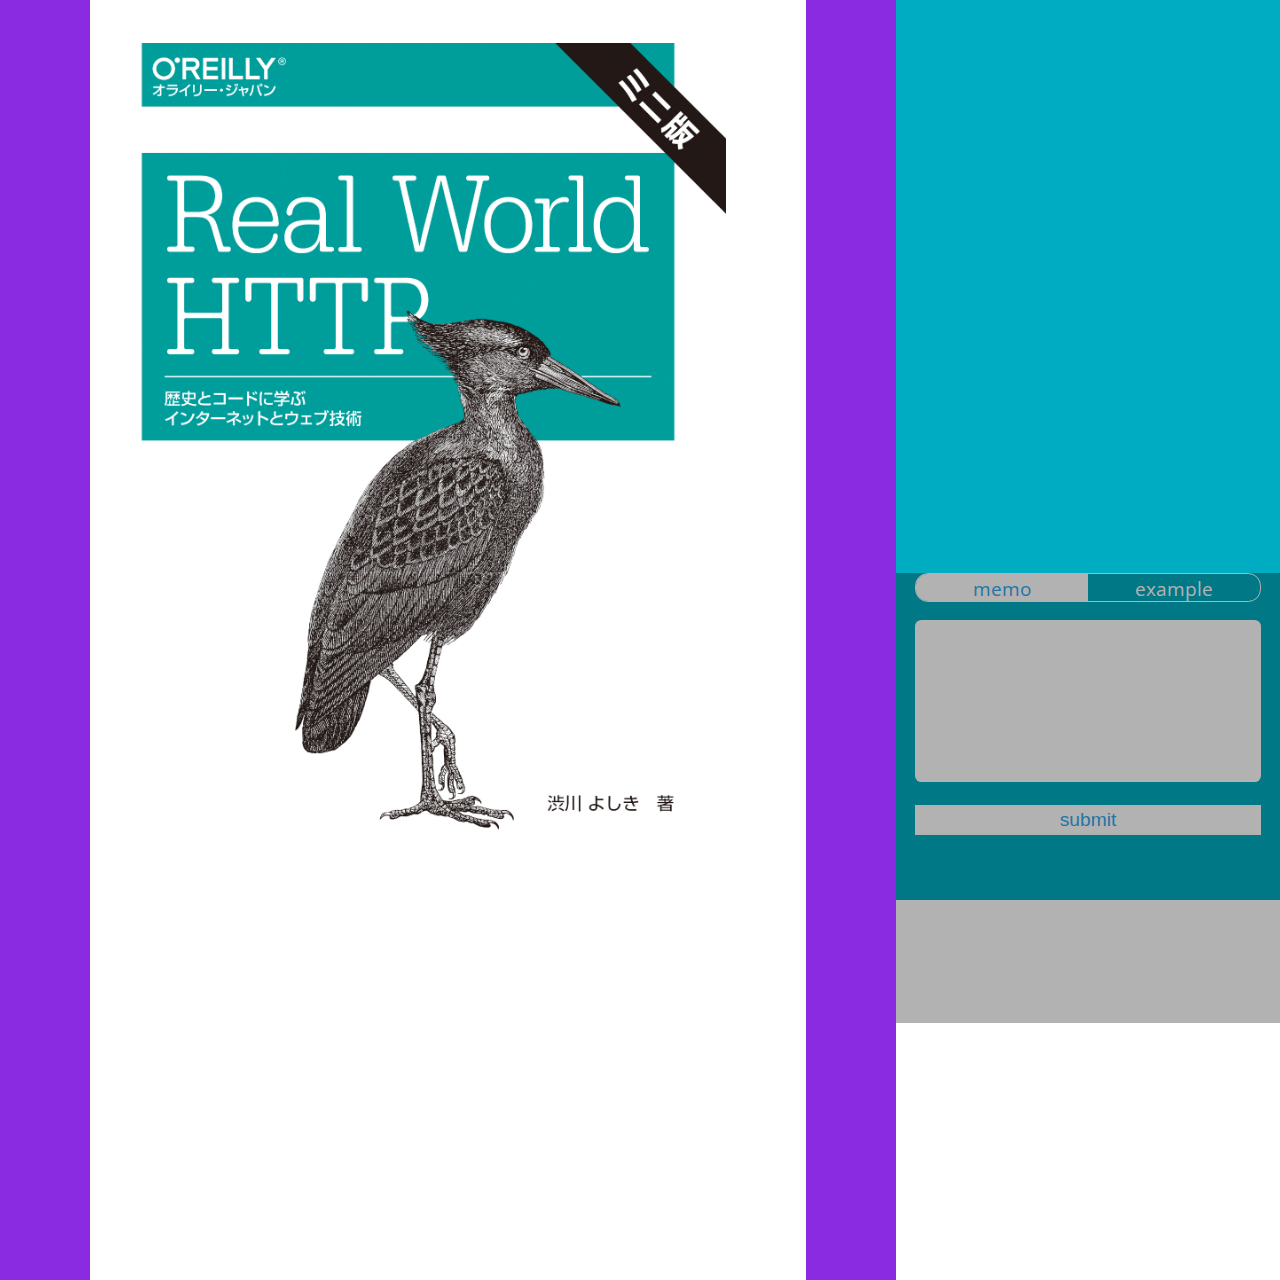
<file: templates/page.html>
<!DOCTYPE html>
<html lang="ja">

<head>
  <meta charset="UTF-8">
  <meta http-equiv="X-UA-Compatible" content="IE=edge">
  <meta name="viewport" content="width=device-width, height=device-height" />

  <link rel="stylesheet" href="../static/css/materialize.min.css">
  <link rel="stylesheet" href="../static/css/style.css">
  <link rel="stylesheet" href="../static/css/style.1.css">

</head>

<body>
  <!-- <nav>
    <div class="nav-wrapper">
      <a hre="#" class="brand-logo left">OTHLO</a>
    </div>
  </nav> -->

  <div id="book">
    <div id="toPrev"></div>
    <div id="bookContent">
      <div id="markerBoard"></div>
      <iframe src="../static/iframe/png.html" id="bookIFrame"></iframe>
    </div>
    <div id="toNext"></div>
  </div>


  <div id="comment">

    <div id="time_line">
      <div class="tag_box">
        <h3>ReE=Rishun</h3>
        <p>
          ここの処理もっと軽くできるよ。
        </p>
      </div>
      <div class="tag_box">
        <h3>ReE=Rishun</h3>
        <p>
          実は処理もっと軽くできるよ。
        </p>
      </div>
      <div class="tag_box">
        <h3>ReE=Rishun</h3>
        <p>
          処理もっと軽くできるよ。
        </p>
      </div>
      <div class="tag_box">
        <h3>ReE=Rishun</h3>
        <p>
          ここの処理もっと軽くできるよ。
        </p>
      </div>
      <div class="tag_box">
        <h3>ReE=Rishun</h3>
        <p>
          ここの処理もっと軽くできるよ。
        </p>
      </div>
      <div class="tag_box">
        <h3>ReE=Rishun</h3>
        <p>
          実は処理もっと軽くできるよ。
        </p>
      </div>
      <div class="tag_box">
        <h3>ReE=Rishun</h3>
        <p>
          処理もっと軽くできるよ。
        </p>
      </div>
      <div class="tag_box">
        <h3>ReE=Rishun</h3>
        <p>
          ここの処理もっと軽くできるよ。
        </p>
      </div>
    </div>
    <div id="cover"></div>
    <div class="f">
      <div id="radio_category">
        <input id="radio_category_memo" name="radio_category" value="memo" type="radio" checked>
        <label for="radio_category_memo" class="radio-label">memo</label>

        <input id="radio_category_example" name="radio_category" value="example" type="radio">
        <label for="radio_category_example" class="radio-label">example</label>
      </div>

      <textarea id="memo_txt" name="memo_txt"></textarea>

      <input id="submit" type="submit" value="submit" name="button">

    </div class="f">
  </div>

  <script src="../static/js/main.js"></script>
  <script src="../static/js/materialize.min.js"></script>
</body>

</html>
</file>
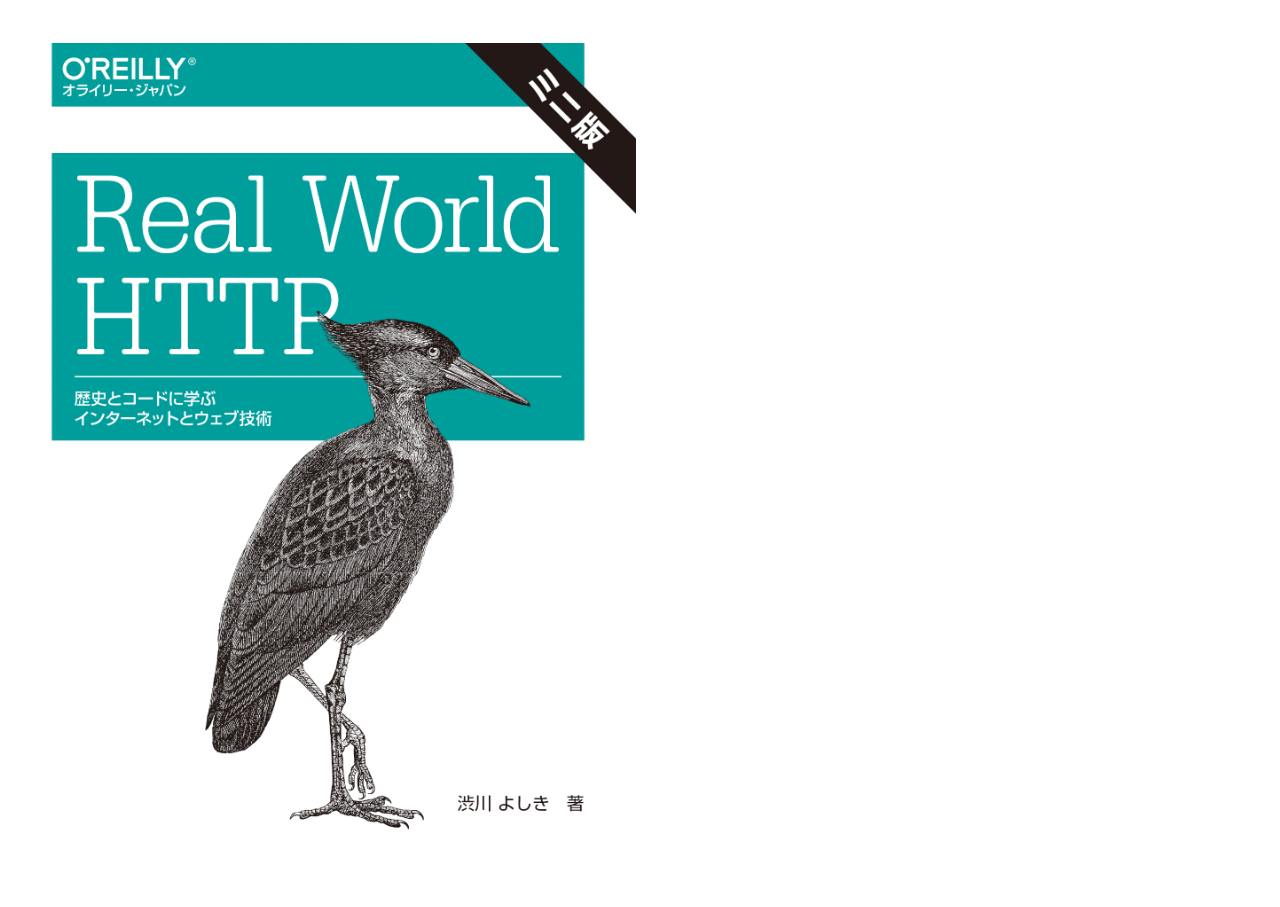
<file: static/iframe/png.html>
<!DOCTYPE html>
<html lang="ja">

<head>
  <meta charset="UTF-8">
  <meta http-equiv="X-UA-Compatible" content="IE=edge">
  <meta name="viewport" content="width=device-width, height=device-height" />

  <link rel="stylesheet" href="../css/materialize.min.css">
  <link rel="stylesheet" href="../css/style.css">
  
</head>

<body>
    <div id="bookFrame">
        <img src="../png/000000000/0.png" id="bookImage">
    </div>

  <script src="../js/materialize.min.js"></script>
</body>

</html>
</file>
<file: static/css/style.css>
* {
  box-sizing:border-box;
}
html,body{
  width: 100%;
  height: 100%;
  margin: 0 auto;
  overflow:hidden;

}
#book {
  width: 70%;
  height: 100%;
  display: inline-block;
  position: relative;
}
iframe {
  width: 100%;
  height: 100%;
}
#bookContent {
  width: 80%;
  height: 100vh;
  margin: 0 auto;
  position: relative;
}
#bookFrame{
  width: calc(210 * 100vh / 297);
  height: 100vh;
  position: relative;
}
#bookImage {
  width: 100%;
  height: 100%;
  object-fit: contain;
}
#comments{
  width: 30%;
  height: 100%;
  display: inline-block;
  font-size: 1.2vw;
  line-height: 1.5vw;
  vertical-align: top;
}

#toNext {
  width:10%;
  height: 100%;
  background-color: blueviolet;
  z-index: 10;
  position: absolute;
  top: 0;
  right: 0;
}

#toPrev {
  width:10%;
  height: 100%;
  background-color: blueviolet;
  z-index: 10;
  position: absolute;
  top: 0;
  left: 0;
}

#markerBoard {
  width: 0;
  height: 0;
}

.marker {
  position: absolute;
  width: 50px;
  height: 50px;
  background-color: rgba(255,255,0,.5);
  border-radius: 50%;
  
}


#time_line{
  opacity: 0;
}
</file>
<file: static/css/style.1.css>
@charset "UTF-8";
@import url(https://fonts.googleapis.com/css?family=Open+Sans);

#comment h3{
  font-size:50%;
  margin:2px;
}

* {
    margin:0;
    padding:0;
    border:0;
    outline:0;
    font-size:100%;
    vertical-align:baseline;
    background:transparent;
    -webkit-box-sizing: border-box;
    -moz-box-sizing: border-box;
    box-sizing: border-box;
}

/*scrollbar*/
::-webkit-scrollbar {
    width:5px;
}
::-webkit-scrollbar-track {
    border-radius:5px;
}
::-webkit-scrollbar-thumb {
    background-color:#444;
    border-radius: 5px;
}

body{
  font-family: 'Open Sans', Arial, Helvetica, Sans-serif, Verdana, Tahoma;
  /* padding-top: 75px; */
  background: #FFF;
  width: 100vw;
  height: 100vw;
}


/*
HEADER
*/

header {
  width: 100%;
  position: fixed;
}

.navbar {
  background-color: #f4f0e6;
  height: 70px;
  padding: 10px 0;
  padding-left: 1.5vw;
}

/* LOGO */

.nav-logo {
  height: 50px;
  width: 140px;
  border-radius: 5px;
}

.nav-img {
  background-color: #f4f0e6 ;
  width: 140px;
  height: 50px;
  margin: 0;
  border-radius: 5px;
}

/* SEARCH */

.search {
  width: 100%;
  position: relative;
  display: flex;
}

.searchTerm {
  width: 100%;
  border: 3px solid ;
  border-right: none;
  padding: 5px;
  height: 36px;
  border-radius: 5px 0 0 5px;
  outline: none;
  color: #3b8686;
  background-color: #fff;
}

.searchTerm:focus{
  color: #3b8686;
}

.searchButton {
  width: 40px;
  height: 36px;
  border: 1px solid #3b8686;
  background: #3b8686;
  text-align: center;
  color: #fff;
  border-radius: 0 5px 5px 0;
  cursor: pointer;
  font-size: 20px;
}

/*Resize the wrap to see the search bar change!*/
.wrap{
  width: 30%;
  position: absolute;
  top: 50%;
  left: 50%;
  transform: translate(-50%, -50%);
}

/* ICON */

/* .fas.fa-book-open,
.fas.fa-user-circle {
  padding-right: 5vw;

} */

.my-green {
  color: #3b8686;
  margin-right: 30px;

}


/* .nav-search {
  margin: 0;
  padding: 0;
}

.search-container{
  width: 20vw;
  height: 45px;
  display: inline-block;
  margin: 0;
  float: center;
}

input#search-bar{
  margin: 0;
  height: 45px;
  padding: 0 20px;
  font-size: 1rem;
  border: 1px solid #D0CFCE;
  outline: none;
  border-radius: 20px;
  display: inline-block;

}

input:focus{
border: 1px solid #008ABF;
transition: 0.35s ease;
color: #008ABF;
}

input:focus:-webkit-input-placeholder{
transition: opacity 0.45s ease;
opacity: 0;
}

input:focus:-moz-placeholder {
transition: opacity 0.45s ease;
opacity: 0;
}

input:-ms-placeholder {
transition: opacity 0.45s ease;
opacity: 0;
}


.search-icon{
  width: 100%;
  float: right;
  width: 45px;
  height: 45px;
  top: -45px;
  right: 0px;
  outline: 2px;
} */

/* .icon{
  padding: 40px 0;
} */


/*
Side-Navigation
*/


ul {
    list-style-type: none;
}

a {
    color: #b63b4d;
    text-decoration: none;
}


h2 {
    color: #4D4D4D;
    font-size: 24px;
    font-weight: 700;
    text-align: center;
    margin-top: 40px;
 }

h2 a {
    color: #c12c42;
    font-size: 16px;
 }


 /*
 Side Navigation
  */



.nav-container {
  position: fixed;
  top: 10vh;
  width: 25vw;
  /* display: flex; */
}

.side-nav {
  width: 100%;
  margin: 0;
}

.accordion {
  width: 100%;
  max-width: 360px;
  /* margin: 30px auto 20px; */
  background: #3b8686;
  -webkit-border-radius: 5px;
  -moz-border-radius: 5px;
  border-radius: 5px;
}

.accordion .link {
  cursor: pointer;
  display: block;
  padding: 15px 15px 15px 15px;
  color: #f4f0e6;
  font-size: 14px;
  font-weight: 700;
  border-bottom: 1px solid #CCC;
  position: relative;
  -webkit-transition: all 0.4s ease;
  -o-transition: all 0.4s ease;
  transition: all 0.4s ease;
}

.accordion li:last-child .link {
  border-bottom: 0;
}

.accordion li i {
  position: absolute;
  top: 16px;
  left: 12px;
  font-size: 18px;
  color: #3b8686;
  -webkit-transition: all 0.4s ease;
  -o-transition: all 0.4s ease;
  transition: all 0.4s ease;
}

.accordion li i.fa-chevron-down {
  right: 12px;
  left: auto;
  font-size: 16px;
}

.accordion li.open .link {
  color: #f4f0e6;
}

.accordion li.open i {
  color: #f4f0e6;
}
.accordion li.open i.fa-chevron-down {
  -webkit-transform: rotate(180deg);
  -ms-transform: rotate(180deg);
  -o-transform: rotate(180deg);
  transform: rotate(180deg);
}

.accordion li.default .submenu {
  display: block;
}

 .my-category {
   margin: 0 15px;
 }

 .my-dropdown {
   float: right;
   margin: 0 15px;
 }

/*
submenu
*/

.submenu {
  display: none;
  background: #79bd9a;
  font-size: 14px;
}

.submenu li {
  border-bottom: 1px solid #4b4a5e;
}

.submenu a {
  display: block;
  text-decoration: none;
  color: #ffffff;
  padding: 12px;
  padding-left: 42px;
  -webkit-transition: all 0.25s ease;
  -o-transition: all 0.25s ease;
  transition: all 0.25s ease;
  /* text-align: center; */
}

.submenu a:hover {
  background: #a8dba8;
  color: #ffffff;
}

/*
Books
 */

 .book-container {
  padding: 10vh 0 0 28vw;
  display: flex;
  flex-wrap: wrap;
  /* width: 76vw; */
}

 .book {
     width: 20vw;
     height: 35vh;
     margin: 1vw;
     padding-top: 10px;

     align-content: stretch;
     background: #fff;
     border-radius: 5px;
     box-shadow: 0 2px 5px #ccc;
 }


 .book img {
     width: 16vw;
     height: 16vw;
     margin: 0 2vw;
     object-fit: contain;
     /* width: 100%; */
     /*height: calc(100vh - 30px);
     /* object-fit: cover; */
     /*object-position: 50% 100%;*/
 }

 .book-tag {
     /* display: inline-block; */
     width: 100%;
     padding: 5px 20px;
 }

 .book-tag span {
     /* display: inline-block; */
     padding: 0.1vw 0.5vw;
     height: 1vw;
     font-size: 1.2vw;
     line-height: 1.5vw;
     border-radius: 1.5vw;
     text-align: center;

 }


 .book h2 {
     width: 100%;
     font-size: 1.5vw;
     line-height: 2vw;
 }


.book-img img {
    width: 16vw;
    height: 16vh;
    margin: 0 2vw;
    object-fit: contain;
    border-radius: 5px 5px 0 0;
    max-width: 100%;
    /* height: auto; */
}

.book-content {
  padding: 0;
  width: 100%;
}

.book-title {
  font-size: 20px;
  text-align: center;
  color: #333;
  margin: 10px 0;

}

img.book-pv-icon {
  width: 2.1vw;
  /* line-height: 2vw; */
  height: 20px;
  /* margin: 10px 0; */
}


.book-pv-num {
      font-weight: bold;
    padding-left: 2vw;
      width: 100%;
      font-size: 2vw;
      line-height: 2vw;
      color: #d50010;
      background-image: url(../img/note_icon.png);
      background-size: 2vw 2vw; /* 画像サイズ */
      background-repeat: no-repeat; /* 繰り返し表示オフ */
      box-sizing: border-box;
  }

.book h2 {
    width: 100%;
    font-size: 1.5vw;
    line-height: 2vw;
}

.book-link {
  width: 100%;
  border-top: 1px solid #eee;
  padding: 5px;
  text-align: center;
}

.book-link a {
  font-size: 14px;
  /* display: block; */
  text-decoration: none;
  color: #0bd;
  margin: 0 10px;
}

.book-link a:hover {
  color: #0090aa;
}


/* 投稿フォーム */
#comment{
    position:absolute;
    top:0;
    right:0;
    display: inline-block;
    vertical-align: top;
    background: #00acc1;
    width: 30vw;
    height: 100vh;
}
#comment #time_line{
    display: inline-block;
    width: 90%;
    margin: 4vh 0 4vh 5%;
    height: 55vh;
    overflow-y: scroll;
}

#comment #time_line .tag_box{
    display: inline-block;
    width: 96%;
    margin: 1vh 0;
    padding: 2% 2vh;
    border-radius: 2vh;
    background: #FFFFFF;
}

#comment .f{
    width: 100%;
    height: 30vh;
}

#cover
{
  position:absolute;
  background-color:rgba(0,0,0,0.3);
  width: 100%;
  height: 50vh;
}

#comment .f textarea{
    background: #FFFFFF;
    width: 27vw;
    height: 18vh;
    margin: 0 0 2vh 5%;
    border: none;
    border-radius: 0.5vw;
    padding: 0.5vw;
    resize: none;
}
#comment #radio_category{
    width: 27vw;
    margin: 0 0 2vh 5%;
    height: 2.3vw;
    border: solid 1px #fff;
    border-radius: 1vw;
    overflow: hidden;
    font-size: 0;

}
#comment .f input[type="radio"] {
    display: none; /* ラジオボタンを非表示にする */
}
#comment .f input[type="radio"] + label {
    display: inline-block;
    color: #fff;
    font-size: 1.5vw;
    line-height: 2.3vw;
    width: 50%;
    text-align: center;
    -webkit-transition: all 0.3s ease;
    -moz-transition: all 0.3s ease;
    -o-transition: all 0.3s ease;
    transition: all  0.3s ease;
    cursor: pointer;
}

#comment .f input[type="radio"]:checked + label {
    background: #ffffff;/* マウス選択時の背景色を指定する */
    color: #31A9EE; /* マウス選択時のフォント色を指定する */
    cursor: default;
}

#comment .f input[type="submit"]{
    background: #fff;
    color: #31A9EE; /* マウス選択時のフォント色を指定する */
    width: 90%;
    font-size: 1.5vw;
    line-height: 2.3vw;
    margin: 0 0 0 5%;
    cursor: pointer;
    -webkit-transition: all 0.3s ease;
    -moz-transition: all 0.3s ease;
    -o-transition: all 0.3s ease;
    transition: all  0.3s ease;
}
#comment .f input[type="submit"]:hover{
    opacity: 0.8;
}
</file>
